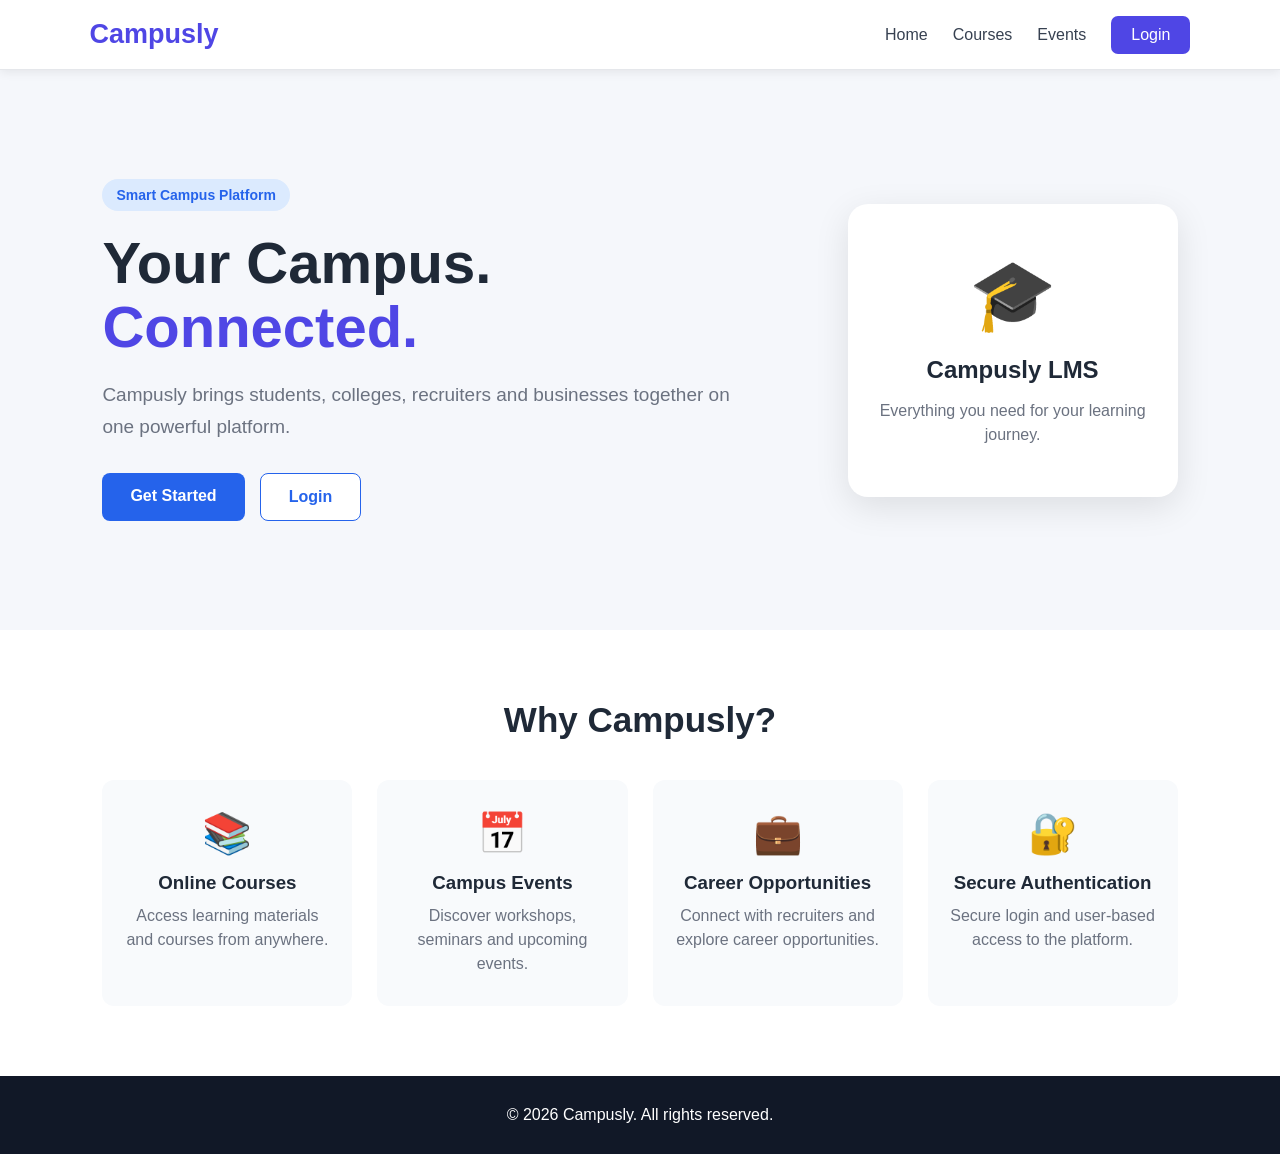
<file: src/main/resources/static/index.html>
<!DOCTYPE html>
<html lang="en">
<head>
    <meta charset="UTF-8">
    <meta name="viewport" content="width=device-width, initial-scale=1.0">
    <title>Campusly - Campus Management</title>
    <link rel="stylesheet" href="css/style.css">
</head>

<body>

<nav class="navbar">
    <div class="logo">Campusly</div>

    <div class="nav-links">
        <a href="index.html">Home</a>
        <a href="courses.html">Courses</a>
        <a href="events.html">Events</a>
        <a href="login.html" class="login-btn">Login</a>
    </div>
</nav>


<section class="hero">

    <div class="hero-content">
        <span class="badge">Smart Campus Platform</span>

        <h1>
            Your Campus.<br>
            <span>Connected.</span>
        </h1>

        <p>
            Campusly brings students, colleges, recruiters and businesses
            together on one powerful platform.
        </p>

        <div class="hero-buttons">
            <a href="register.html" class="btn btn-large">
                Get Started
            </a>

            <a href="login.html" class="btn btn-outline btn-large">
                Login
            </a>
        </div>
    </div>
	
	<div class="hero-card">
        <div class="hero-icon">🎓</div>
        <h2>Campusly LMS</h2>
        <p>Everything you need for your learning journey.</p>
    </div>
    
</section>

<section class="features">
    <h2>Why Campusly?</h2>

    <div class="feature-container">

        <div class="feature-card">
            <div class="feature-icon">📚</div>
            <h3>Online Courses</h3>
            <p>Access learning materials and courses from anywhere.</p>
        </div>

        <div class="feature-card">
            <div class="feature-icon">📅</div>
            <h3>Campus Events</h3>
            <p>Discover workshops, seminars and upcoming events.</p>
        </div>

        <div class="feature-card">
            <div class="feature-icon">💼</div>
            <h3>Career Opportunities</h3>
            <p>Connect with recruiters and explore career opportunities.</p>
        </div>

        <div class="feature-card">
            <div class="feature-icon">🔐</div>
            <h3>Secure Authentication</h3>
            <p>Secure login and user-based access to the platform.</p>
        </div>

    </div>
</section>

<footer>
    <p>© 2026 Campusly. All rights reserved.</p>
</footer>

</body>
</html>
</file>
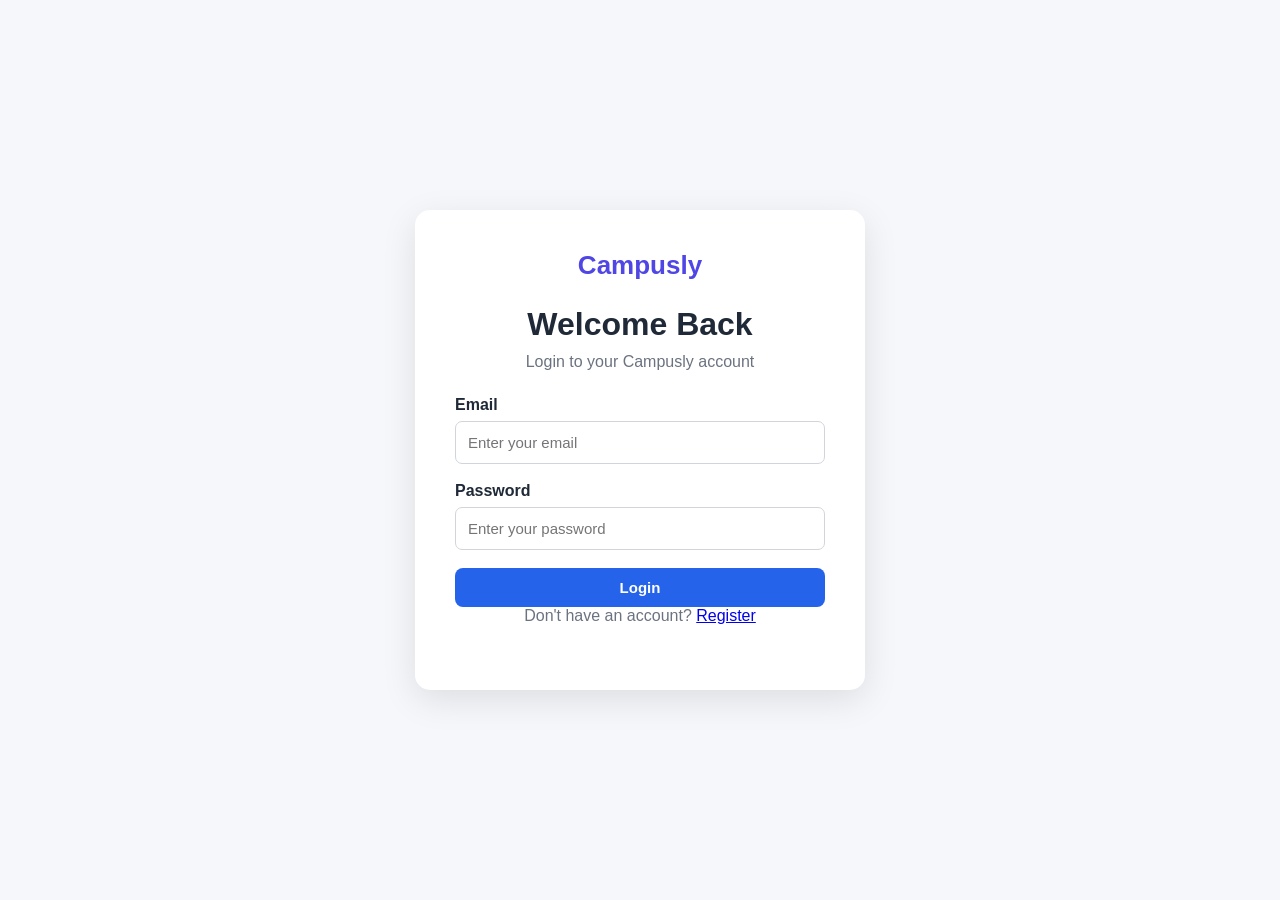
<file: src/main/resources/static/books.html>
<!DOCTYPE html>
<html lang="en">

<head>

    <meta charset="UTF-8">

    <meta name="viewport"
          content="width=device-width, initial-scale=1.0">

    <title>Campusly - Buy & Sell Books</title>

    <link rel="stylesheet"
          href="css/style.css">

    <style>

        .books-page {
            padding: 30px;
        }

        .books-header {
            display: flex;
            justify-content: space-between;
            align-items: center;
            margin-bottom: 30px;
        }

        .books-header h1 {
            margin: 0;
        }

        .sell-btn {
            padding: 12px 20px;
            border: none;
            border-radius: 8px;
            cursor: pointer;
            font-size: 15px;
        }

        .books-grid {
            display: grid;
            grid-template-columns: repeat(
                auto-fill,
                minmax(250px, 1fr)
            );

            gap: 20px;
        }

        .book-card {
            background: white;
            padding: 20px;
            border-radius: 12px;
            box-shadow: 0 3px 12px rgba(0, 0, 0, 0.08);
        }

        .book-card h3 {
            margin-top: 0;
        }

        .book-price {
            font-size: 20px;
            font-weight: bold;
            margin: 15px 0;
        }

        .book-condition {
            margin-bottom: 10px;
        }

        .buy-btn {
            width: 100%;
            padding: 10px;
            border: none;
            border-radius: 7px;
            cursor: pointer;
        }

        .delete-btn {
            width: 100%;
            padding: 10px;
            margin-top: 8px;
            border: none;
            border-radius: 7px;
            cursor: pointer;
        }

        .empty-message {
            text-align: center;
            padding: 40px;
        }


        /* Modal */

        .modal {
            display: none;

            position: fixed;

            top: 0;
            left: 0;

            width: 100%;
            height: 100%;

            background: rgba(0, 0, 0, 0.5);

            justify-content: center;
            align-items: center;
        }

        .modal-content {
            background: white;

            padding: 30px;

            border-radius: 12px;

            width: 90%;
            max-width: 500px;
        }

        .modal-content input,
        .modal-content textarea,
        .modal-content select {

            width: 100%;

            padding: 10px;

            margin-bottom: 15px;

            box-sizing: border-box;
        }

        .modal-buttons {
            display: flex;
            gap: 10px;
        }

    </style>

</head>


<body>


    <!-- Navbar -->

    <nav class="navbar">

        <div class="logo">
            Campusly
        </div>

        <div class="nav-links">

            <a href="dashboard.html">
                Dashboard
            </a>

            <a href="courses.html">
                Courses
            </a>

            <a href="event.html">
                Events
            </a>

            <button
                onclick="logout()"
                class="logout-btn">

                Logout

            </button>

        </div>

    </nav>


    <!-- Books Page -->

    <main class="books-page">

        <div class="books-header">

            <div>

                <h1>
                    Buy & Sell Books
                </h1>

                <p>
                    Buy and sell used academic books.
                </p>

            </div>


            <button
                class="sell-btn"
                onclick="openSellModal()">

                + Sell a Book

            </button>

        </div>


        <!-- Books -->

        <div
            id="booksContainer"
            class="books-grid">

            <p>
                Loading books...
            </p>

        </div>

    </main>


        <!-- Sell Book Modal -->
    <div
        id="sellModal"
        class="modal">

        <div class="modal-content">

            <h2>
                Sell a Book
            </h2>

            <input
                type="text"
                id="title"
                placeholder="Book Title">

            <input
                type="text"
                id="author"
                placeholder="Author">

            <textarea
                id="description"
                placeholder="Description">
            </textarea>

            <input
                type="number"
                id="price"
                placeholder="Price">

            <select id="condition">

                <option value="">
                    Select Condition
                </option>

                <option value="NEW">
                    New
                </option>

                <option value="LIKE_NEW">
                    Like New
                </option>

                <option value="GOOD">
                    Good
                </option>

                <option value="USED">
                    Used
                </option>

            </select>

            <div class="modal-buttons">

                <button
                    onclick="sellBook()">
                    Add Book
                </button>

                <button
                    onclick="closeSellModal()">
                    Cancel
                </button>

            </div>

        </div>
    </div>


    <script src="https://checkout.razorpay.com/v1/checkout.js"></script>
    <script src="js/books.js"></script>

</body>
</html>
</file>
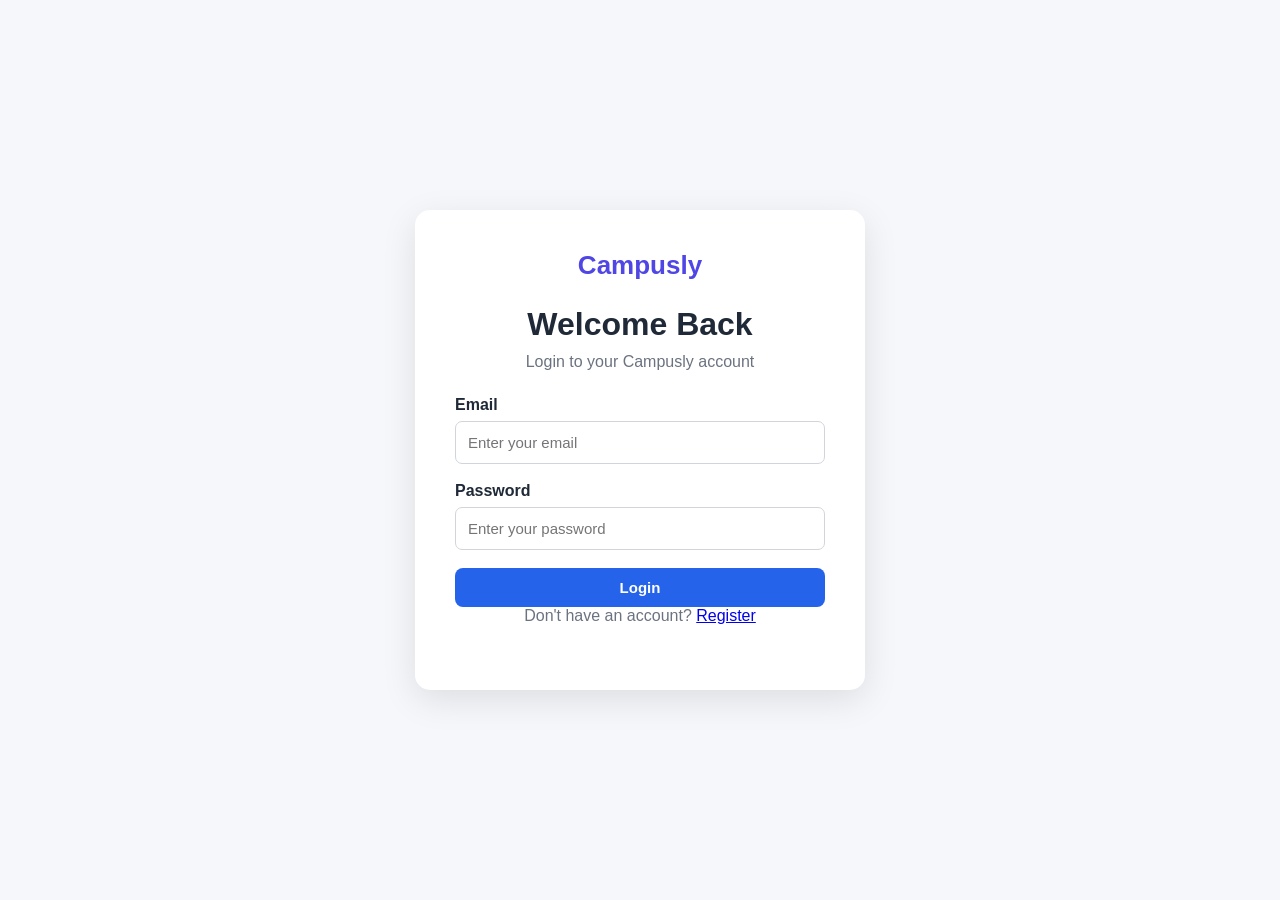
<file: src/main/resources/static/courses.html>
<!DOCTYPE html>
<html lang="en">

<head>

    <meta charset="UTF-8">

    <meta
        name="viewport"
        content="width=device-width, initial-scale=1.0">

    <title>Campusly - Courses</title>

    <link
        rel="stylesheet"
        href="css/style.css">

</head>

<body>

<nav class="navbar">

    <div class="logo">
        Campusly
    </div>

    <div class="nav-links">

        <a href="dashboard.html">
            Dashboard
        </a>

        <a href="courses.html">
            Courses
        </a>

        <a href="events.html">
            Events
        </a>

        <button
            onclick="logout()"
            class="logout-btn">

            Logout

        </button>

    </div>

</nav>


<section class="page-section">

    <h1>
        Available Courses
    </h1>

    <p class="section-description">
        Explore courses added by our mentors
        and improve your skills.
    </p>


    <div
        id="courseContainer"
        class="course-container">

        <p>
            Loading courses...
        </p>

    </div>

</section>


<script src="js/courses.js"></script>

</body>

</html>
</file>
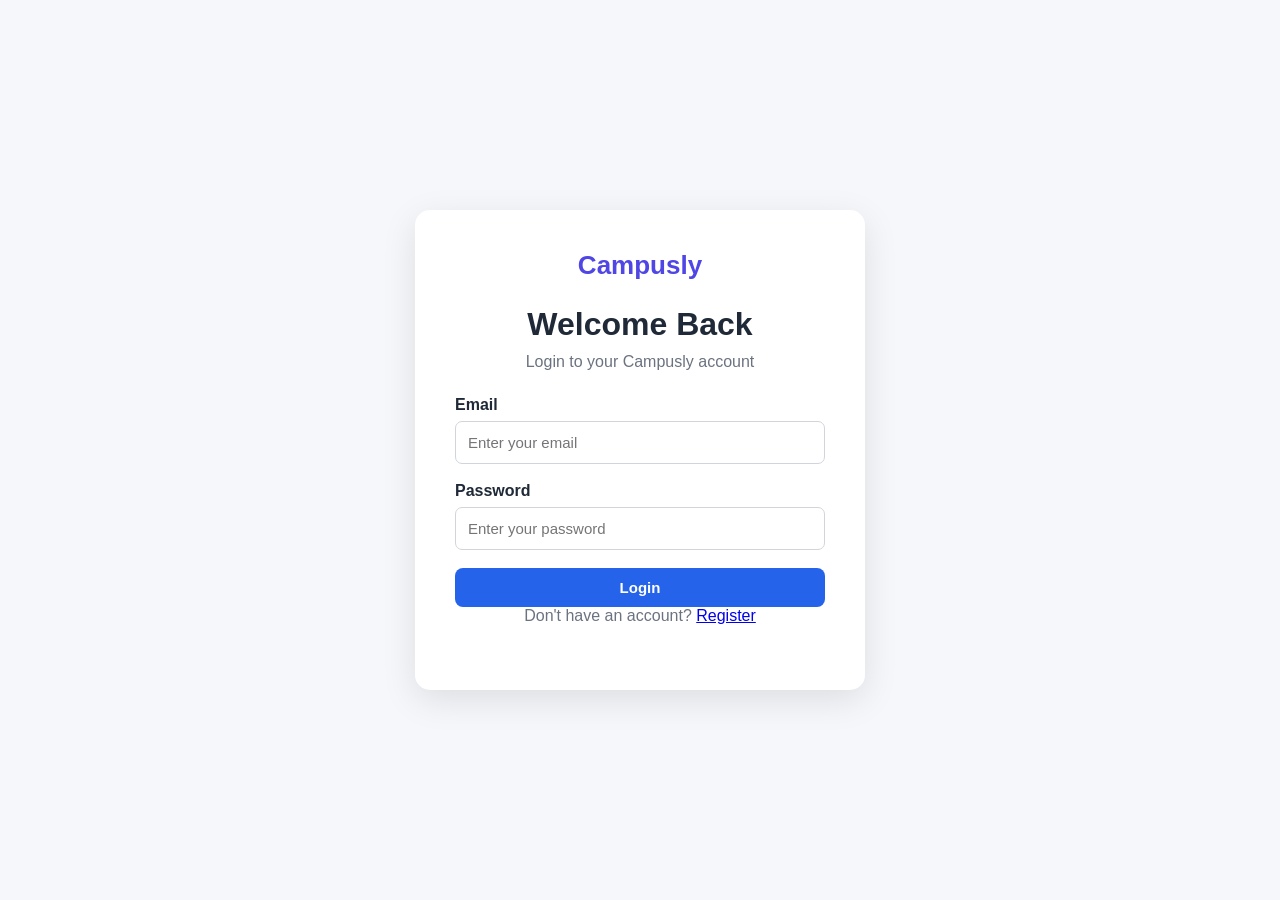
<file: src/main/resources/static/dashboard.html>
<!DOCTYPE html>
<html lang="en">

<head>

    <meta charset="UTF-8">

    <meta name="viewport" content="width=device-width, initial-scale=1.0">

    <title>Campusly - Dashboard</title>

    <link rel="stylesheet" href="css/style.css">

</head>

<body>

    <nav class="navbar">

        <div class="logo">
            Campusly
        </div>

        <div class="nav-links">

            <a href="dashboard.html">
                Dashboard
            </a>

            <a href="courses.html">
                Courses
            </a>

            <a href="event.html">
                Events
            </a>

            <button onclick="logout()" class="logout-btn">
                Logout
            </button>

        </div>

    </nav>


    <section class="dashboard">

        <div class="dashboard-header">

            <div>

                <h1>
                    Welcome to Campusly 👋
                </h1>

                <p id="userInfo">
                    Loading user information...
                </p>

            </div>

        </div>


        <div class="stats">

            <div class="stat-card">

                <h3>
                    Courses
                </h3>

                <strong>
                    8
                </strong>

                <p>
                    Enrolled courses
                </p>

            </div>


            <div class="stat-card">

                <h3>
                    Completed
                </h3>

                <strong>
                    3
                </strong>

                <p>
                    Completed courses
                </p>

            </div>


            <div class="stat-card">

                <h3>
                    Events
                </h3>

                <strong>
                    5
                </strong>

                <p>
                    Upcoming events
                </p>

            </div>


            <div class="stat-card">

                <h3>
                    Progress
                </h3>

                <strong>
                    68%
                </strong>

                <p>
                    Overall progress
                </p>

            </div>

        </div>


        <div class="dashboard-section">

            <h2>
                Campus Services
            </h2>


            <div class="feature-container campus-modules">


                <!-- My Courses -->

                <a href="courses.html" class="feature-card">

                    <div class="feature-icon">
                        📚
                    </div>

                    <h3>
                        My Courses
                    </h3>

                    <p>
                        View your enrolled courses.
                    </p>

                </a>



                <!-- Campus Events -->

                <a href="event.html" class="feature-card module-card">

                    <div class="feature-icon">
                        📅
                    </div>

                    <h3>
                        Campus Events
                    </h3>

                    <p>
                        View upcoming campus events.
                    </p>

                </a>



                <!-- Buy & Sell Books -->

                <!-- Buy & Sell Books -->

				<a href="books.html" class="feature-card module-card">
				
				    <div class="feature-icon">
				        📚
				    </div>
				
				    <h3>
				        Buy & Sell Books
				    </h3>
				
				    <p>
				        Buy and sell used academic books.
				    </p>
				
				</a>


                <!-- Student Market -->

                <div class="feature-card module-card"
                     onclick="openModule('Student Market')">

                    <div class="feature-icon">
                        🛍️
                    </div>

                    <h3>
                        Student Market
                    </h3>

                    <p>
                        Explore products and services offered by students.
                    </p>

                </div>



                <!-- Canteen Food -->

                <div class="feature-card module-card"
                     onclick="openModule('Canteen Food')">

                    <div class="feature-icon">
                        🍔
                    </div>

                    <h3>
                        Canteen Food
                    </h3>

                    <p>
                        Order food and explore campus canteen options.
                    </p>

                </div>



                <!-- Lecture Notes -->

                <div class="feature-card module-card"
                     onclick="openModule('Lecture Notes')">

                    <div class="feature-icon">
                        📝
                    </div>

                    <h3>
                        Lecture Notes
                    </h3>

                    <p>
                        Access and share lecture notes and study materials.
                    </p>

                </div>



                <!-- Study Groups -->

                <div class="feature-card module-card"
                     onclick="openModule('Study Groups')">

                    <div class="feature-icon">
                        👥
                    </div>

                    <h3>
                        Study Groups
                    </h3>

                    <p>
                        Find and join study groups with other students.
                    </p>

                </div>



                <!-- Clubs -->

                <div class="feature-card module-card"
                     onclick="openModule('Clubs & Societies')">

                    <div class="feature-icon">
                        🎭
                    </div>

                    <h3>
                        Clubs & Societies
                    </h3>

                    <p>
                        Discover and participate in campus clubs.
                    </p>

                </div>



                <!-- Roommate -->

                <div class="feature-card module-card"
                     onclick="openModule('Roommate Finder')">

                    <div class="feature-icon">
                        🏠
                    </div>

                    <h3>
                        Roommate Finder
                    </h3>

                    <p>
                        Find suitable roommates around your campus.
                    </p>

                </div>



                <!-- Lost & Found -->

                <div class="feature-card module-card"
                     onclick="openModule('Lost & Found')">

                    <div class="feature-icon">
                        🔎
                    </div>

                    <h3>
                        Lost & Found
                    </h3>

                    <p>
                        Report lost items and find items reported by others.
                    </p>

                </div>



                <!-- Internships -->

                <div class="feature-card module-card"
                     onclick="openModule('Internships')">

                    <div class="feature-icon">
                        💼
                    </div>

                    <h3>
                        Internships
                    </h3>

                    <p>
                        Explore internship and career opportunities.
                    </p>

                </div>


            </div>

        </div>

    </section>


    <script src="js/dashboard.js"></script>

</body>

</html>
</file>
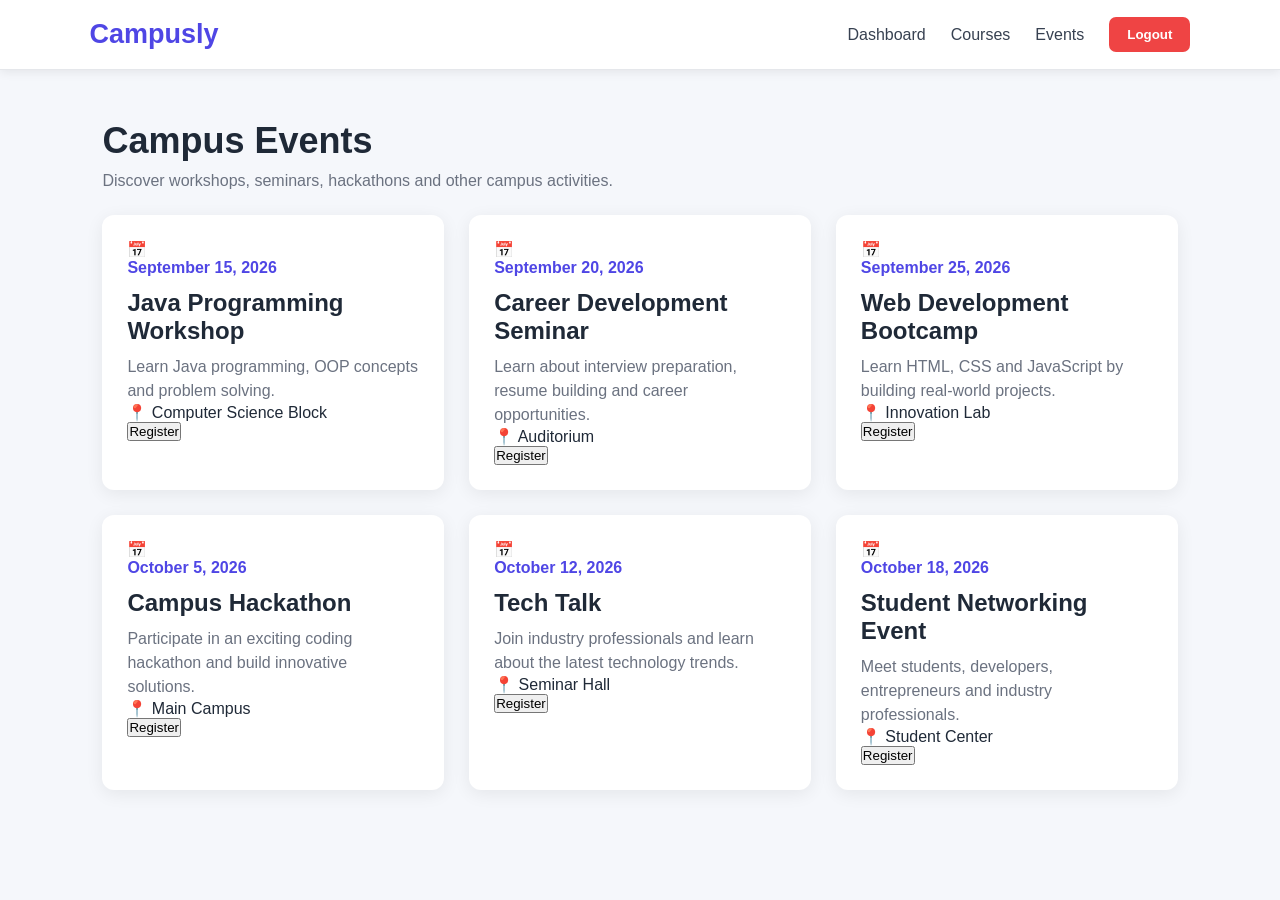
<file: src/main/resources/static/event.html>
<!DOCTYPE html>
<html lang="en">

<head>

    <meta charset="UTF-8">

    <meta name="viewport" content="width=device-width, initial-scale=1.0">

    <title>Campusly - Events</title>

    <link rel="stylesheet" href="css/style.css">

</head>


<body>


    <!-- Navbar -->

    <nav class="navbar">

        <div class="logo">
            Campusly
        </div>


        <div class="nav-links">

            <a href="dashboard.html">
                Dashboard
            </a>

            <a href="courses.html">
                Courses
            </a>

            <a href="events.html">
                Events
            </a>

            <button
                onclick="logout()"
                class="logout-btn">

                Logout

            </button>

        </div>

    </nav>


    <!-- Events -->

    <section class="page-section">

        <h1>
            Campus Events
        </h1>


        <p class="section-description">

            Discover workshops, seminars, hackathons
            and other campus activities.

        </p>


        <div
            id="eventsContainer"
            class="event-container">

        </div>

    </section>


    <script src="js/events.js"></script>

</body>

</html>
</file>
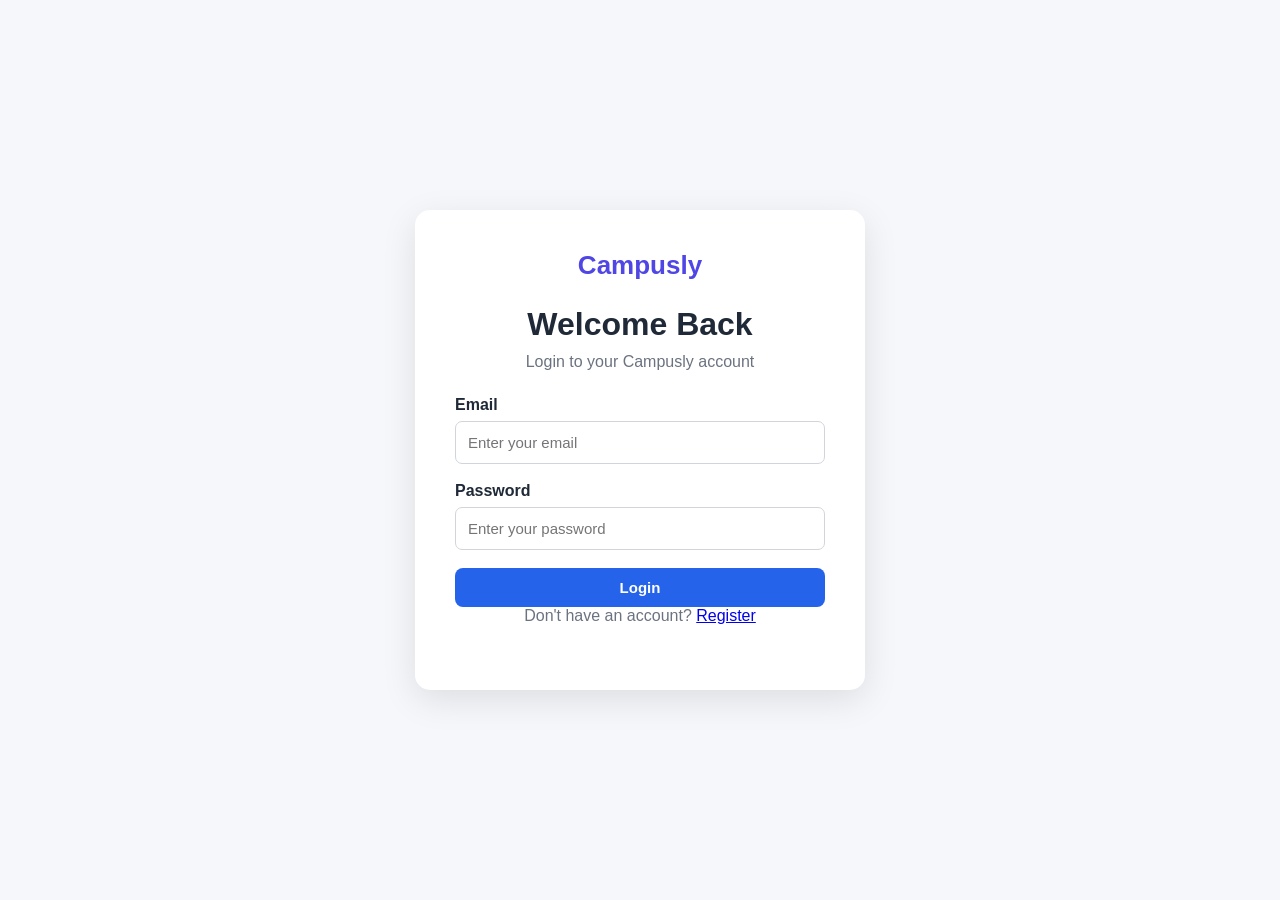
<file: src/main/resources/static/login.html>
<!DOCTYPE html>
<html lang="en">

<head>

    <meta charset="UTF-8">

    <meta name="viewport"
          content="width=device-width, initial-scale=1.0">

    <title>Login - Campusly</title>

    <link rel="stylesheet"
          href="css/style.css">

</head>

<body class="auth-page">

<div class="auth-container">

    <div class="auth-card">

        <div class="auth-logo">
            Campusly
        </div>

        <h1>Welcome Back</h1>

        <p class="auth-subtitle">
            Login to your Campusly account
        </p>

        <form id="loginForm">

            <div class="form-group">
			    <label>Email</label>
			    <input
			        type="email"
			        id="loginEmail"
			        placeholder="Enter your email"
			        required>
			</div>

            <div class="form-group">

                <label>Password</label>

                <input
                    type="password"
                    id="loginPassword"
                    placeholder="Enter your password"
                    required>

            </div>

            <button
                type="submit"
                class="btn btn-full">

                Login

            </button>

        </form>

        <div id="loginMessage"></div>

        <p class="switch-auth">

            Don't have an account?

            <a href="register.html">
                Register
            </a>

        </p>

    </div>

</div>

<script src="js/auth.js"></script>

</body>
</html>
</file>
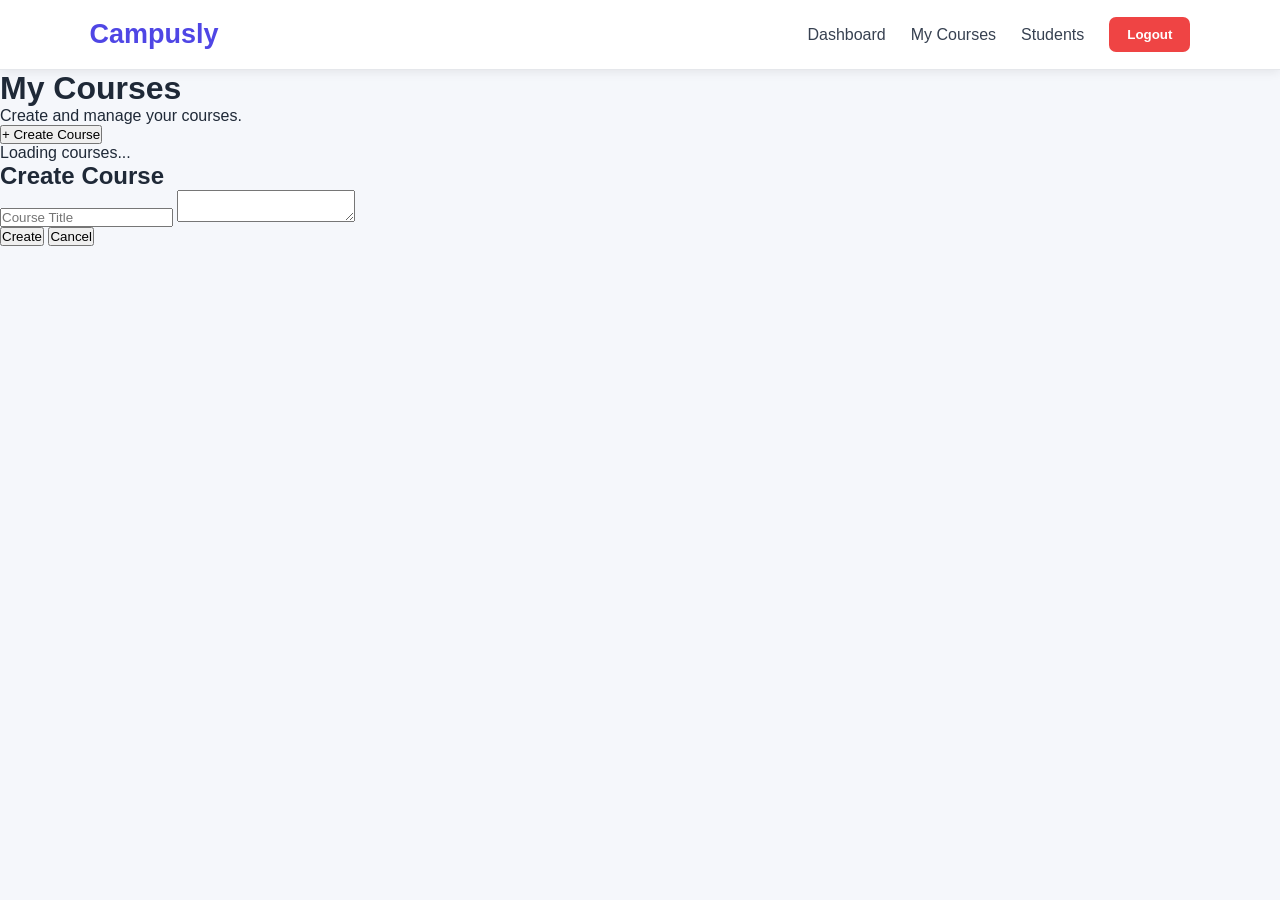
<file: src/main/resources/static/mentor-courses.html>
<!DOCTYPE html>
<html lang="en">

<head>

    <meta charset="UTF-8">

    <meta
        name="viewport"
        content="width=device-width, initial-scale=1.0">

    <title>Campusly - My Courses</title>

    <link
        rel="stylesheet"
        href="css/style.css">

</head>

<body>


    <!-- Navbar -->

    <nav class="navbar">

        <div class="logo">
            Campusly
        </div>

        <div class="nav-links">

            <a href="mentor-dashboard.html">
                Dashboard
            </a>

            <a href="mentor-courses.html">
                My Courses
            </a>

            <a href="mentor-students.html">
                Students
            </a>

            <button
                onclick="logout()"
                class="logout-btn">

                Logout

            </button>

        </div>

    </nav>


    <!-- Courses -->

    <main class="books-page">

        <div class="books-header">

            <div>

                <h1>
                    My Courses
                </h1>

                <p>
                    Create and manage your courses.
                </p>

            </div>


            <button
                class="sell-btn"
                onclick="openCourseModal()">

                + Create Course

            </button>

        </div>


        <div
            id="coursesContainer"
            class="books-grid">

            <p>
                Loading courses...
            </p>

        </div>

    </main>


    <!-- Create Course Modal -->

    <div
        id="courseModal"
        class="modal">

        <div class="modal-content">

            <h2>
                Create Course
            </h2>


            <input
                type="text"
                id="title"
                placeholder="Course Title">


            <textarea
                id="description"
                placeholder="Course Description">
            </textarea>


            <div class="modal-buttons">

                <button
                    onclick="createCourse()">

                    Create

                </button>


                <button
                    onclick="closeCourseModal()">

                    Cancel

                </button>

            </div>

        </div>

    </div>


    <script src="js/mentor-courses.js"></script>

</body>

</html>
</file>
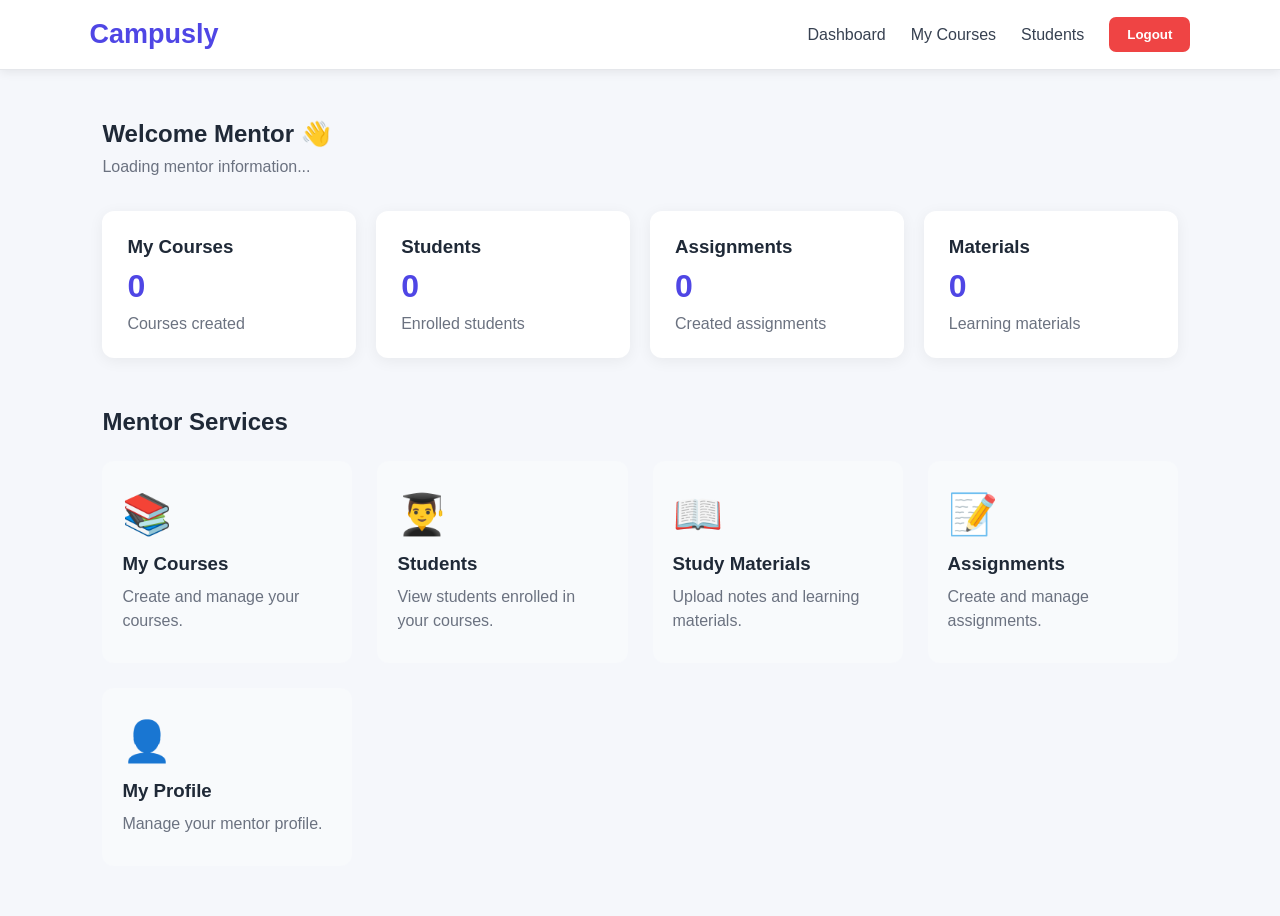
<file: src/main/resources/static/mentor-dashboard.html>
<!DOCTYPE html>
<html lang="en">

<head>
    <meta charset="UTF-8">
    <meta name="viewport" content="width=device-width, initial-scale=1.0">

    <title>Campusly - Mentor Dashboard</title>

    <link rel="stylesheet" href="css/style.css">
</head>

<body>

    <!-- Navbar -->
    <nav class="navbar">

        <div class="logo">
            Campusly
        </div>

        <div class="nav-links">

            <a href="mentor-dashboard.html">
                Dashboard
            </a>

            <a href="mentor-courses.html">
                My Courses
            </a>

            <a href="mentor-students.html">
                Students
            </a>

            <button
                onclick="logout()"
                class="logout-btn"
                href="login.html"
                >
                Logout
            </button>

        </div>

    </nav>


    <!-- Mentor Dashboard -->

    <section class="dashboard">

        <div class="dashboard-header">

            <div>

                <h1>
                    Welcome Mentor 👋
                </h1>

                <p id="mentorInfo">
                    Loading mentor information...
                </p>

            </div>

        </div>


        <!-- Statistics -->

        <div class="stats">

            <div class="stat-card">

                <h3>
                    My Courses
                </h3>

                <strong id="courseCount">
                    0
                </strong>

                <p>
                    Courses created
                </p>

            </div>


            <div class="stat-card">

                <h3>
                    Students
                </h3>

                <strong id="studentCount">
                    0
                </strong>

                <p>
                    Enrolled students
                </p>

            </div>


            <div class="stat-card">

                <h3>
                    Assignments
                </h3>

                <strong>
                    0
                </strong>

                <p>
                    Created assignments
                </p>

            </div>


            <div class="stat-card">

                <h3>
                    Materials
                </h3>

                <strong>
                    0
                </strong>

                <p>
                    Learning materials
                </p>

            </div>

        </div>


        <!-- Mentor Services -->

        <div class="dashboard-section">

            <h2>
                Mentor Services
            </h2>


            <div class="feature-container">


                <!-- Courses -->

                <a
                    href="mentor-courses.html"
                    class="feature-card">

                    <div class="feature-icon">
                        📚
                    </div>

                    <h3>
                        My Courses
                    </h3>

                    <p>
                        Create and manage your courses.
                    </p>

                </a>


                <!-- Students -->

                <a
                    href="mentor-students.html"
                    class="feature-card">

                    <div class="feature-icon">
                        👨‍🎓
                    </div>

                    <h3>
                        Students
                    </h3>

                    <p>
                        View students enrolled in your courses.
                    </p>

                </a>


                <!-- Materials -->

                <div
                    class="feature-card"
                    onclick="comingSoon('Study Materials')">

                    <div class="feature-icon">
                        📖
                    </div>

                    <h3>
                        Study Materials
                    </h3>

                    <p>
                        Upload notes and learning materials.
                    </p>

                </div>


                <!-- Assignments -->

                <div
                    class="feature-card"
                    onclick="comingSoon('Assignments')">

                    <div class="feature-icon">
                        📝
                    </div>

                    <h3>
                        Assignments
                    </h3>

                    <p>
                        Create and manage assignments.
                    </p>

                </div>


                <!-- Profile -->

                <div
                    class="feature-card"
                    onclick="comingSoon('Mentor Profile')">

                    <div class="feature-icon">
                        👤
                    </div>

                    <h3>
                        My Profile
                    </h3>

                    <p>
                        Manage your mentor profile.
                    </p>

                </div>


            </div>

        </div>

    </section>


    <script src="js/mentor-dashboard.js"></script>

</body>

</html>
</file>
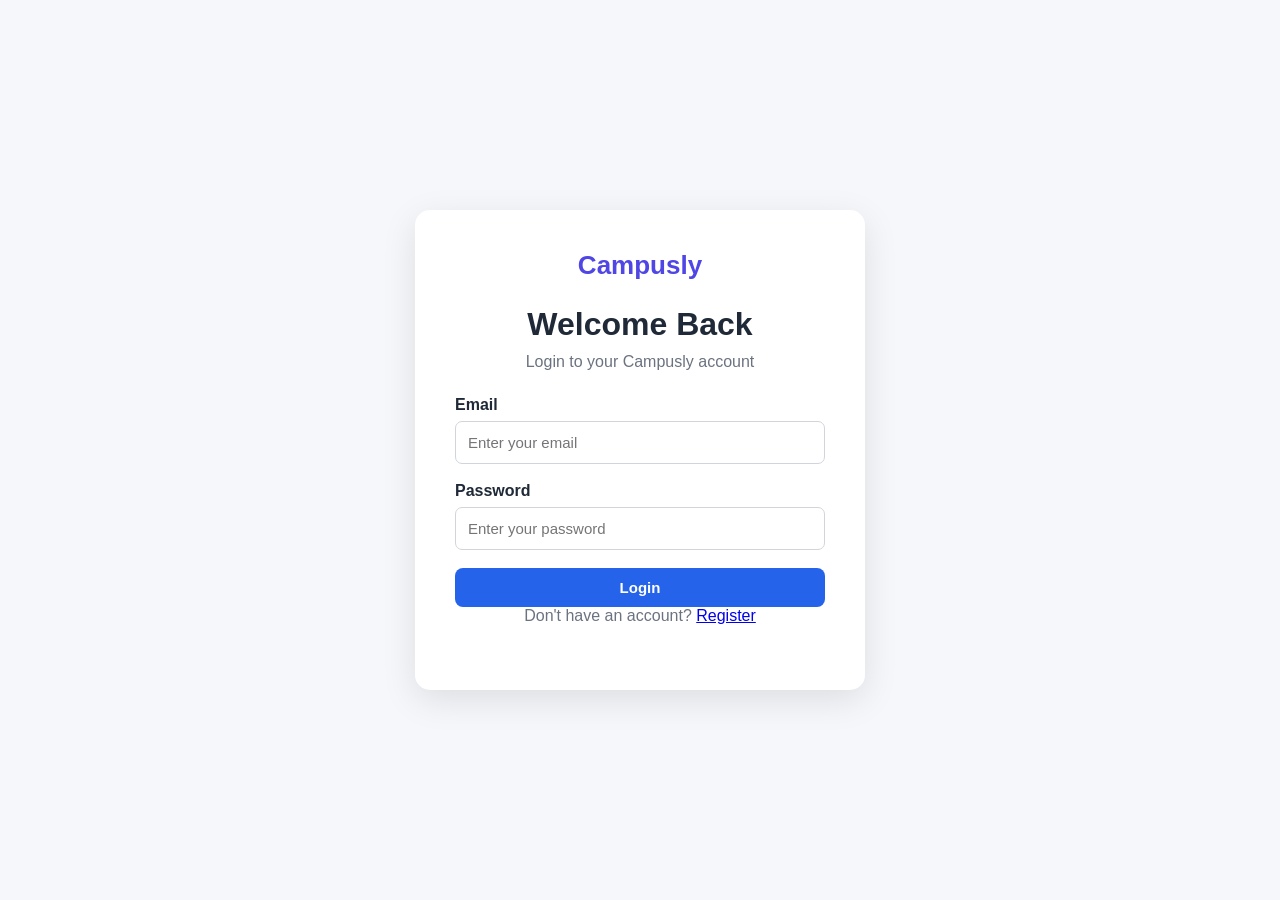
<file: src/main/resources/static/mentor-students.html>
<!DOCTYPE html>
<html lang="en">
<head>
    <meta charset="UTF-8">
    <meta name="viewport" content="width=device-width, initial-scale=1.0">
    <title>Campusly - Students</title>
    <link rel="stylesheet" href="css/style.css">
</head>

<body>

<nav class="navbar">
    <div class="logo">Campusly</div>

    <div class="nav-links">
        <a href="mentor-dashboard.html">Dashboard</a>
        <a href="mentor-courses.html">My Courses</a>
        <a href="mentor-students.html">Students</a>
        <button onclick="logout()" class="logout-btn">Logout</button>
    </div>
</nav>

<section class="dashboard">

    <div class="dashboard-header">
        <div>
            <h1>My Students 👨‍🎓</h1>
            <p>View students enrolled in your courses.</p>
        </div>
    </div>

    <div class="dashboard-section">

        <h2>Students</h2>

        <div id="studentsContainer" class="feature-container">

            <div class="empty-message">
                <h3>No students yet</h3>
                <p>Students enrolled in your courses will appear here.</p>
            </div>

        </div>

    </div>

</section>

<script src="js/mentor-students.js"></script>

</body>
</html>
</file>
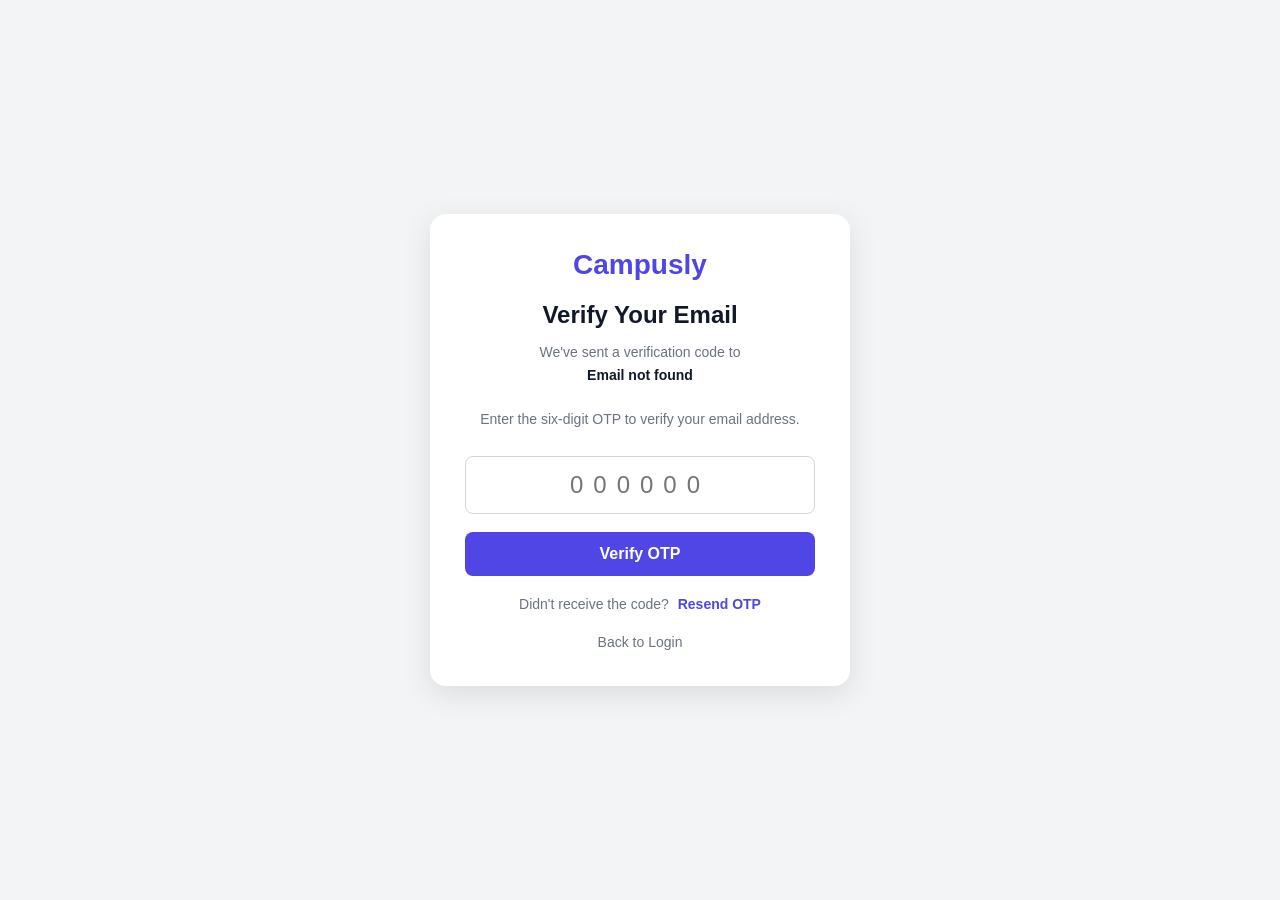
<file: src/main/resources/static/otp-verification.html>
<!DOCTYPE html>
<html lang="en">
<head>
    <meta charset="UTF-8">
    <meta name="viewport" content="width=device-width, initial-scale=1.0">
    <title>Campusly - OTP Verification</title>

    <style>
        * {
            margin: 0;
            padding: 0;
            box-sizing: border-box;
            font-family: Arial, sans-serif;
        }

        body {
            min-height: 100vh;
            display: flex;
            justify-content: center;
            align-items: center;
            background: #f3f4f6;
            padding: 20px;
        }

        .otp-container {
            width: 100%;
            max-width: 420px;
            background: white;
            padding: 35px;
            border-radius: 16px;
            box-shadow: 0 8px 30px rgba(0, 0, 0, 0.1);
            text-align: center;
        }

        .logo {
            font-size: 28px;
            font-weight: bold;
            color: #4f46e5;
            margin-bottom: 20px;
        }

        h2 {
            color: #111827;
            margin-bottom: 12px;
        }

        .description {
            color: #6b7280;
            font-size: 14px;
            line-height: 1.6;
            margin-bottom: 25px;
        }

        #email {
            color: #111827;
            font-weight: bold;
            word-break: break-word;
        }

        .otp-input {
            width: 100%;
            padding: 14px;
            font-size: 24px;
            letter-spacing: 10px;
            text-align: center;
            border: 1px solid #d1d5db;
            border-radius: 8px;
            outline: none;
            margin-bottom: 18px;
        }

        .otp-input:focus {
            border-color: #4f46e5;
            box-shadow: 0 0 0 3px rgba(79, 70, 229, 0.12);
        }

        button {
            width: 100%;
            padding: 13px;
            border: none;
            border-radius: 8px;
            background: #4f46e5;
            color: white;
            font-size: 16px;
            font-weight: bold;
            cursor: pointer;
        }

        button:hover {
            background: #4338ca;
        }

        button:disabled {
            background: #9ca3af;
            cursor: not-allowed;
        }

        .resend {
            margin-top: 20px;
            color: #6b7280;
            font-size: 14px;
        }

        .resend button {
            width: auto;
            padding: 0;
            background: transparent;
            color: #4f46e5;
            font-size: 14px;
            margin-left: 5px;
        }

        .resend button:hover {
            text-decoration: underline;
        }

        #message {
            margin-top: 16px;
            font-size: 14px;
            line-height: 1.5;
        }

        .success {
            color: #15803d;
        }

        .error {
            color: #dc2626;
        }

        .back-link {
            display: inline-block;
            margin-top: 22px;
            color: #6b7280;
            text-decoration: none;
            font-size: 14px;
        }

        .back-link:hover {
            color: #4f46e5;
        }
    </style>
</head>

<body>

    <div class="otp-container">

        <div class="logo">Campusly</div>

        <h2>Verify Your Email</h2>

        <p class="description">
            We've sent a verification code to
            <br>
            <span id="email">your email</span>
            <br><br>
            Enter the six-digit OTP to verify your email address.
        </p>

        <form id="otpForm">

            <input
                type="text"
                id="otp"
                class="otp-input"
                placeholder="000000"
                maxlength="6"
                inputmode="numeric"
                pattern="[0-9]{6}"
                autocomplete="one-time-code"
                aria-label="Six-digit OTP"
                required
            >

            <button type="submit" id="verifyButton">
                Verify OTP
            </button>

        </form>

        <div id="message" role="status" aria-live="polite"></div>

        <div class="resend">
            Didn't receive the code?
            <button type="button" id="resendButton">
                Resend OTP
            </button>
        </div>

        <a href="login.html" class="back-link">
            Back to Login
        </a>

    </div>

    <script>
        const API_URL = "http://localhost:8081/api";

        const email = sessionStorage.getItem("otpEmail");
        const action = sessionStorage.getItem("otpAction");

        const emailElement = document.getElementById("email");
        const otpInput = document.getElementById("otp");
        const otpForm = document.getElementById("otpForm");
        const verifyButton = document.getElementById("verifyButton");
        const resendButton = document.getElementById("resendButton");
        const message = document.getElementById("message");

        emailElement.textContent = email || "Email not found";

        function showMessage(text, type) {
            message.textContent = text;
            message.className = type;
        }

        // Verify the OTP entered by the user.
        otpForm.addEventListener("submit", async function (event) {
            event.preventDefault();

            const otp = otpInput.value.trim();

            if (!email) {
                showMessage(
                    "Email is missing. Please start again.",
                    "error"
                );
                return;
            }

            if (!/^\d{6}$/.test(otp)) {
                showMessage(
                    "Please enter a valid six-digit OTP.",
                    "error"
                );
                return;
            }

            verifyButton.disabled = true;
            verifyButton.textContent = "Verifying...";

            try {
                const response = await fetch(
                    `${API_URL}/otp/verify`,
                    {
                        method: "POST",
                        headers: {
                            "Content-Type": "application/json"
                        },
                        body: JSON.stringify({
                            email: email,
                            otp: otp
                        })
                    }
                );

                const result = await response.json().catch(() => null);

                if (!response.ok) {
                    throw new Error(
                        result?.message ||
                        result?.error ||
                        "Invalid or expired OTP."
                    );
                }

                showMessage(
                    "OTP verified successfully!",
                    "success"
                );

                /*
                 * IMPORTANT:
                 * Successful OTP verification alone does not
                 * complete registration or create a login session.
                 *
                 * Connect the appropriate backend operation here.
                 */

                if (action === "register") {
                    showMessage(
                        "Email verified. Continue with registration.",
                        "success"
                    );

                    // Temporary navigation.
                    // Connect registration completion on the backend
                    // before using this as the final registration flow.
                    setTimeout(() => {
                        window.location.href = "login.html";
                    }, 1500);

                } else if (action === "login") {
                    showMessage(
                        "OTP verified. Complete login authentication.",
                        "success"
                    );

                    /*
                     * Do not navigate directly to a protected dashboard
                     * until the backend confirms login and issues a JWT.
                     */
                } else {
                    showMessage(
                        "OTP verified, but the verification flow is missing.",
                        "error"
                    );
                }

            } catch (error) {
                showMessage(
                    error.message || "Unable to verify OTP.",
                    "error"
                );
            } finally {
                verifyButton.disabled = false;
                verifyButton.textContent = "Verify OTP";
            }
        });

        // Request another OTP.
        resendButton.addEventListener("click", async function () {

            if (!email) {
                showMessage(
                    "Email is missing. Please start again.",
                    "error"
                );
                return;
            }

            resendButton.disabled = true;
            resendButton.textContent = "Sending...";

            try {
                const response = await fetch(
                    `${API_URL}/otp/send`,
                    {
                        method: "POST",
                        headers: {
                            "Content-Type": "application/json"
                        },
                        body: JSON.stringify({
                            email: email
                        })
                    }
                );

                const result = await response.json().catch(() => null);

                if (!response.ok) {
                    throw new Error(
                        result?.message ||
                        result?.error ||
                        "Unable to resend OTP."
                    );
                }

                showMessage(
                    "A new OTP has been requested. Check your email.",
                    "success"
                );

                otpInput.value = "";

            } catch (error) {
                showMessage(
                    error.message || "Unable to resend OTP.",
                    "error"
                );
            } finally {
                resendButton.disabled = false;
                resendButton.textContent = "Resend OTP";
            }
        });
        
    </script>

</body>
</html>
</file>
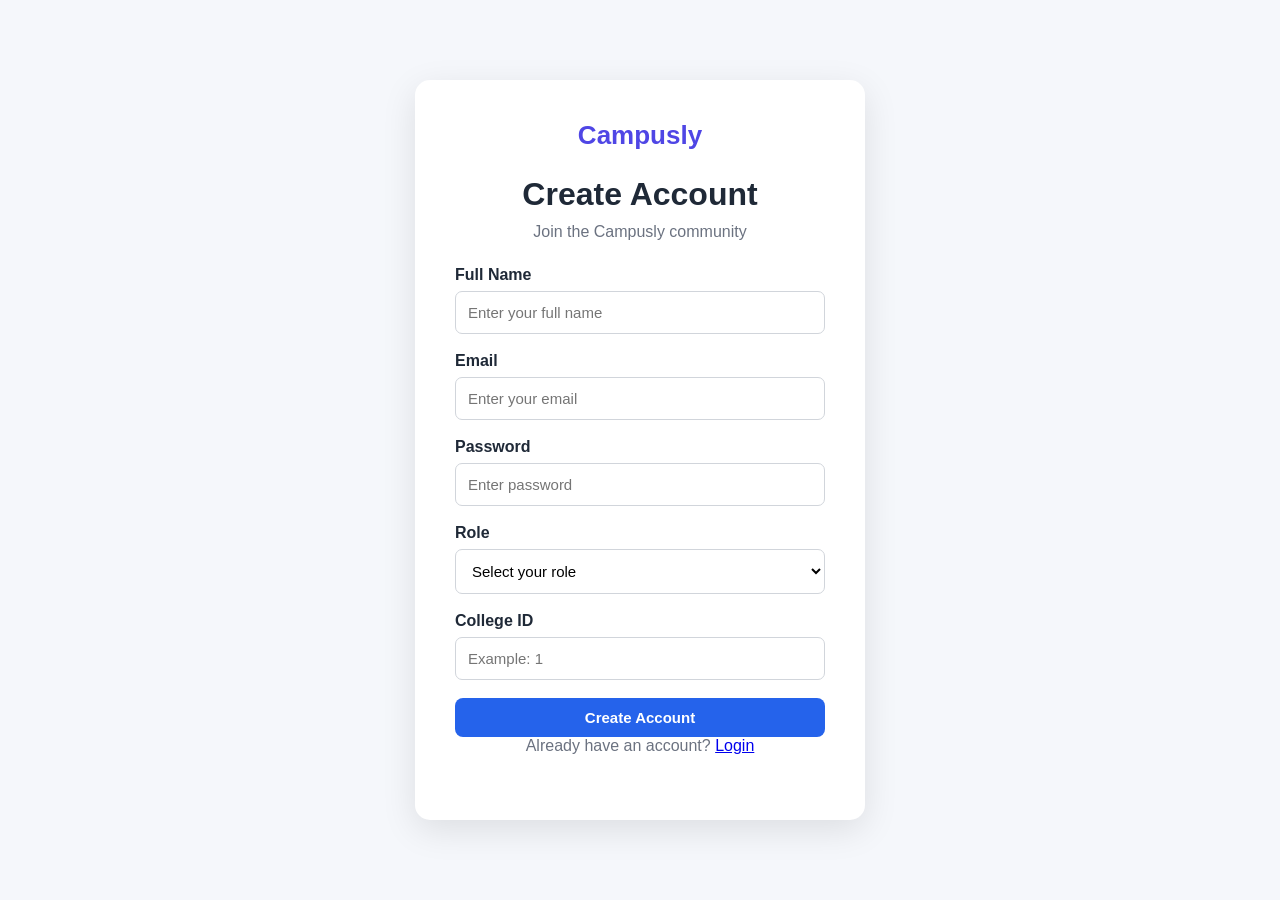
<file: src/main/resources/static/register.html>
<!DOCTYPE html>
<html lang="en">

<head>
    <meta charset="UTF-8">
    <meta name="viewport" content="width=device-width, initial-scale=1.0">

    <title>Register - Campusly</title>

    <link rel="stylesheet" href="css/style.css">
</head>

<body class="auth-page">

<div class="auth-container">

    <div class="auth-card">

        <div class="auth-logo">
            Campusly
        </div>

        <h1>Create Account</h1>

        <p class="auth-subtitle">
            Join the Campusly community
        </p>

        <form id="registerForm">

            <div class="form-group">
                <label>Full Name</label>

                <input
                    type="text"
                    id="fullName"
                    placeholder="Enter your full name"
                    required>
            </div>

	         <div class="form-group">
			    <label>Email</label>
			    <input
			        type="email"
			        id="email"
			        placeholder="Enter your email"
			        required>
			</div>

            <div class="form-group">
                <label>Password</label>

                <input
                    type="password"
                    id="password"
                    placeholder="Enter password"
                    required>
            </div>

            <div class="form-group">
                <label>Role</label>

                <select id="role" required>

                    <option value="">
                        Select your role
                    </option>

                    <option value="STUDENT">
                        Student
                    </option>
                    <option value="MENTOR">
                        Mentor
                    </option>
                </select>
            </div>

            <div class="form-group">
                <label>College ID</label>

                <input
                    type="number"
                    id="collegeId"
                    placeholder="Example: 1"
                    required>
            </div>

            <button type="submit" class="btn btn-full">
                Create Account
            </button>

        </form>

        <div id="registerMessage"></div>

        <p class="switch-auth">
            Already have an account?
            <a href="login.html">Login</a>
        </p>

    </div>

</div>

<script src="js/auth.js"></script>

</body>
</html>
</file>
<file: src/main/resources/static/css/style.css>
* {
    margin: 0;
    padding: 0;
    box-sizing: border-box;
}

body {
    font-family: Arial, sans-serif;
    background: #f5f7fb;
    color: #1f2937;
}

/* =========================
   NAVBAR
========================= */

.navbar,
.dashboard-navbar {
    height: 70px;
    padding: 0 7%;
    display: flex;
    align-items: center;
    justify-content: space-between;
    background: white;
    border-bottom: 1px solid #e5e7eb;
    box-shadow: 0 2px 10px rgba(0, 0, 0, 0.08);
}

.logo {
    font-size: 27px;
    font-weight: bold;
    color: #4f46e5;
}

.nav-links {
    display: flex;
    align-items: center;
    gap: 25px;
}

.nav-links a {
    text-decoration: none;
    color: #374151;
    font-weight: 500;
}

.nav-links a:hover {
    color: #4f46e5;
}

.login-btn {
    background: #4f46e5;
    color: white !important;
    padding: 10px 20px;
    border-radius: 7px;
}

.login-btn:hover {
    background: #4338ca;
}

/* =========================
   BUTTONS
========================= */

.btn {
    display: inline-block;
    padding: 11px 22px;
    border: none;
    border-radius: 8px;
    background: #2563eb;
    color: white;
    text-decoration: none;
    cursor: pointer;
    font-size: 15px;
    font-weight: 600;
}

.btn:hover {
    background: #1d4ed8;
}

.btn-outline {
    background: white;
    color: #2563eb;
    border: 1px solid #2563eb;
}

.btn-outline:hover {
    background: #2563eb;
    color: white;
}

.btn-large {
    padding: 14px 28px;
    font-size: 16px;
}

.btn-full {
    width: 100%;
}

.btn-danger {
    background: #dc2626;
}

.btn-danger:hover {
    background: #b91c1c;
}

/* =========================
   NAV RIGHT
========================= */

.nav-right,
.nav-buttons {
    display: flex;
    align-items: center;
    gap: 12px;
}

/* =========================
   ROLE BADGE
========================= */

.role-badge {
    display: inline-block;
    padding: 6px 12px;
    background: #dbeafe;
    color: #2563eb;
    border-radius: 20px;
    font-size: 13px;
    font-weight: bold;
}

/* =========================
   LOGOUT
========================= */

.logout-btn {
    background: #ef4444;
    color: white;
    border: none;
    padding: 10px 18px;
    border-radius: 7px;
    cursor: pointer;
    font-weight: bold;
}

.logout-btn:hover {
    background: #dc2626;
}

/* =========================
   HERO
========================= */

.hero {
    min-height: 560px;
    display: flex;
    align-items: center;
    justify-content: space-between;
    padding: 60px 8%;
    gap: 50px;
}

.hero-content {
    max-width: 650px;
}

.badge {
    display: inline-block;
    padding: 8px 14px;
    background: #dbeafe;
    color: #2563eb;
    border-radius: 20px;
    margin-bottom: 20px;
    font-size: 14px;
    font-weight: 600;
}

.hero-content h1 {
    font-size: 58px;
    line-height: 1.1;
    margin-bottom: 20px;
}

.hero-content h1 span {
    color: #4f46e5;
}

.hero-content p {
    font-size: 19px;
    line-height: 1.7;
    color: #6b7280;
    margin-bottom: 30px;
}

.hero-buttons {
    display: flex;
    gap: 15px;
}

.hero-card {
    width: 330px;
    background: white;
    padding: 50px 30px;
    text-align: center;
    border-radius: 20px;
    box-shadow: 0 10px 35px rgba(0, 0, 0, 0.1);
}

.hero-icon {
    font-size: 70px;
    margin-bottom: 20px;
}

.hero-card h2 {
    margin-bottom: 15px;
}

.hero-card p {
    color: #6b7280;
    line-height: 1.5;
}

/* =========================
   FEATURES
========================= */

.features {
    padding: 70px 8%;
    background: white;
    text-align: center;
}

.features h2 {
    font-size: 35px;
    margin-bottom: 40px;
}

.feature-container {
    display: grid;
    grid-template-columns: repeat(4, 1fr);
    gap: 25px;
}

.feature-card {
    background: #f8fafc;
    padding: 30px 20px;
    border-radius: 12px;
    text-decoration: none;
    color: inherit;
    transition: 0.3s;
}

.feature-card:hover {
    transform: translateY(-5px);
    box-shadow: 0 8px 25px rgba(0, 0, 0, 0.08);
}

.feature-icon {
    font-size: 40px;
    margin-bottom: 15px;
}

.feature-card h3 {
    margin-bottom: 10px;
}

.feature-card p {
    color: #6b7280;
    line-height: 1.5;
}

/* =========================
   AUTH
========================= */

.auth-page {
    min-height: 100vh;
    display: flex;
    justify-content: center;
    align-items: center;
    padding: 20px;
}

.auth-container {
    width: 100%;
    max-width: 450px;
}

.auth-card {
    width: 100%;
    background: white;
    padding: 40px;
    border-radius: 15px;
    box-shadow: 0 10px 35px rgba(0, 0, 0, 0.1);
}

.auth-logo {
    font-size: 26px;
    font-weight: bold;
    text-align: center;
    color: #4f46e5;
    margin-bottom: 25px;
}

.auth-card h1 {
    text-align: center;
    margin-bottom: 10px;
}

.auth-card > p {
    text-align: center;
    color: #6b7280;
    margin-bottom: 25px;
}

.auth-subtitle {
    text-align: center;
    color: #6b7280;
    margin-bottom: 30px;
}

/* =========================
   FORM
========================= */

.form-group {
    margin-bottom: 18px;
}

.form-group label,
.auth-card label {
    display: block;
    margin: 15px 0 7px;
    font-weight: 600;
}

.form-group input,
.form-group select,
.auth-card input,
.auth-card select {
    width: 100%;
    padding: 12px;
    border: 1px solid #d1d5db;
    border-radius: 7px;
    font-size: 15px;
    background: white;
}

.form-group input:focus,
.form-group select:focus,
.auth-card input:focus,
.auth-card select:focus {
    outline: none;
    border-color: #4f46e5;
}

.full-btn {
    width: 100%;
    margin-top: 20px;
}

.auth-link {
    margin-top: 20px;
    text-align: center;
    color: #6b7280;
}

.auth-link a {
    color: #4f46e5;
    text-decoration: none;
    font-weight: bold;
}

.back-link {
    display: block;
    text-align: center;
    margin-top: 20px;
    color: #4f46e5;
    text-decoration: none;
}

/* =========================
   MESSAGES
========================= */

.success {
    margin-top: 15px;
    padding: 10px;
    background: #dcfce7;
    color: #166534;
    border-radius: 7px;
}

.error {
    margin-top: 15px;
    padding: 10px;
    background: #fee2e2;
    color: #991b1b;
    border-radius: 7px;
}

/* =========================
   DASHBOARD
========================= */

.dashboard {
    padding: 50px 8%;
}

.dashboard-header {
    margin-bottom: 35px;
}

.dashboard-header h1 {
    margin-bottom: 10px;
}

.dashboard-header p {
    color: #6b7280;
}

.welcome {
    margin-bottom: 40px;
}

.small-text {
    color: #6b7280;
}

/* =========================
   DASHBOARD STATS
========================= */

.stats {
    display: grid;
    grid-template-columns: repeat(4, 1fr);
    gap: 20px;
    margin-bottom: 50px;
}

.stat-card {
    background: white;
    padding: 25px;
    border-radius: 12px;
    box-shadow: 0 3px 15px rgba(0, 0, 0, 0.06);
}

.stat-card strong {
    display: block;
    font-size: 32px;
    color: #4f46e5;
    margin: 10px 0;
}

.stat-card p {
    color: #6b7280;
}

.dashboard-section h2 {
    margin-bottom: 25px;
}

/* =========================
   DASHBOARD CARDS
========================= */

.dashboard-cards {
    display: grid;
    grid-template-columns: repeat(3, 1fr);
    gap: 25px;
}

.dashboard-card {
    background: white;
    padding: 30px;
    border-radius: 14px;
    border: 1px solid #e5e7eb;
}

.card-icon {
    font-size: 35px;
    margin-bottom: 15px;
}

.dashboard-card h2 {
    margin-bottom: 10px;
}

.dashboard-card p {
    color: #6b7280;
    margin-bottom: 20px;
}

/* =========================
   MODULES
========================= */

.container {
    width: 90%;
    max-width: 1200px;
    margin: auto;
    padding: 50px 0;
}

.welcome-section {
    margin-bottom: 45px;
}

.welcome-small {
    font-size: 13px;
    font-weight: bold;
    color: #6b7280;
    margin-bottom: 10px;
}

.welcome-section h1 {
    font-size: 42px;
    margin-bottom: 12px;
}

.welcome-section h1 span {
    color: #4f46e5;
}

.welcome-text {
    color: #6b7280;
    font-size: 17px;
}

.container h2 {
    font-size: 28px;
    margin-bottom: 8px;
}

.section-description {
    color: #6b7280;
    margin-bottom: 25px;
}

.modules-grid {
    display: grid;
    grid-template-columns: repeat(3, 1fr);
    gap: 25px;
}

.campus-modules {
    grid-template-columns: repeat(4, 1fr);
}

.module-card {
    background: white;
    border: 1px solid #e5e7eb;
    border-radius: 15px;
    padding: 25px;
    min-height: 240px;
    cursor: pointer;
    display: flex;
    flex-direction: column;
    transition: 0.2s;
}

.module-card:hover {
    transform: translateY(-7px);
    box-shadow: 0 10px 25px rgba(0, 0, 0, 0.1);
}

.module-icon {
    font-size: 42px;
    margin-bottom: 18px;
}

.module-card h3 {
    font-size: 20px;
    margin-bottom: 10px;
}

.module-card p {
    color: #6b7280;
    line-height: 1.5;
    flex: 1;
}

.module-card button {
    margin-top: 20px;
    width: fit-content;
    padding: 10px 18px;
    border: none;
    border-radius: 7px;
    background: #4f46e5;
    color: white;
    cursor: pointer;
    font-weight: bold;
}

.module-card button:hover {
    background: #4338ca;
}

/* =========================
   COURSES
========================= */

.page-section {
    padding: 50px 8%;
}

.page-section > h1 {
    font-size: 36px;
    margin-bottom: 10px;
}

.course-container {
    display: grid;
    grid-template-columns: repeat(2, 1fr);
    gap: 25px;
}

.course-card {
    background: white;
    border-radius: 12px;
    overflow: hidden;
    box-shadow: 0 4px 18px rgba(0, 0, 0, 0.07);
}

.course-image {
    background: #eef2ff;
    height: 150px;
    display: flex;
    align-items: center;
    justify-content: center;
    font-size: 60px;
}

.course-content {
    padding: 25px;
}

.course-content h2 {
    margin-bottom: 10px;
}

.course-content p {
    color: #6b7280;
    line-height: 1.5;
    margin-bottom: 15px;
}

.course-content span {
    display: inline-block;
    background: #eef2ff;
    color: #4f46e5;
    padding: 6px 12px;
    border-radius: 20px;
    font-size: 13px;
    margin-bottom: 20px;
    margin-right: 10px;
}

/* =========================
   EVENTS
========================= */

.event-container {
    display: grid;
    grid-template-columns: repeat(3, 1fr);
    gap: 25px;
}

.event-card {
    background: white;
    padding: 25px;
    border-radius: 12px;
    box-shadow: 0 4px 18px rgba(0, 0, 0, 0.07);
}

.event-date {
    color: #4f46e5;
    font-weight: bold;
    margin-bottom: 12px;
}

.event-card h2 {
    margin-bottom: 10px;
}

.event-card p {
    color: #6b7280;
    line-height: 1.5;
}

/* =========================
   CONTENT
========================= */

.content-section {
    margin-top: 40px;
    background: white;
    padding: 30px;
    border-radius: 14px;
}

.profile-box {
    margin-top: 20px;
    line-height: 2;
}

.event-list {
    display: grid;
    gap: 15px;
    margin-top: 20px;
}

/* =========================
   FOOTER
========================= */

footer {
    text-align: center;
    padding: 30px;
    background: #111827;
    color: white;
}

/* =========================
   TABLET
========================= */

@media (max-width: 900px) {

    .feature-container,
    .stats {
        grid-template-columns: repeat(2, 1fr);
    }

    .dashboard-cards {
        grid-template-columns: 1fr;
    }

    .modules-grid,
    .campus-modules {
        grid-template-columns: repeat(2, 1fr);
    }

    .course-container,
    .event-container {
        grid-template-columns: 1fr;
    }

    .hero {
        flex-direction: column;
        text-align: center;
    }

    .hero-buttons {
        justify-content: center;
    }

    .hero-content h1 {
        font-size: 48px;
    }
}

/* =========================
   MOBILE
========================= */

@media (max-width: 600px) {

    .navbar,
    .dashboard-navbar {
        padding: 0 20px;
    }

    .nav-links {
        gap: 10px;
    }

    .nav-links a:not(.login-btn) {
        display: none;
    }

    .features {
        padding: 50px 7%;
    }

    .feature-container,
    .stats,
    .modules-grid,
    .campus-modules {
        grid-template-columns: 1fr;
    }

    .hero {
        padding: 50px 7%;
    }

    .hero-content h1 {
        font-size: 40px;
    }

    .hero-content p {
        font-size: 17px;
    }

    .hero-buttons {
        flex-direction: column;
        align-items: stretch;
    }

    .hero-buttons .btn {
        width: 100%;
        text-align: center;
    }

    .hero-card {
        width: 100%;
        max-width: 330px;
    }

    .auth-card {
        padding: 25px;
    }

    .page-section {
        padding: 40px 7%;
    }

    .dashboard {
        padding: 40px 7%;
    }

    .container {
        width: 90%;
        padding: 40px 0;
    }

    .welcome-section h1 {
        font-size: 30px;
    }
}
</file>
